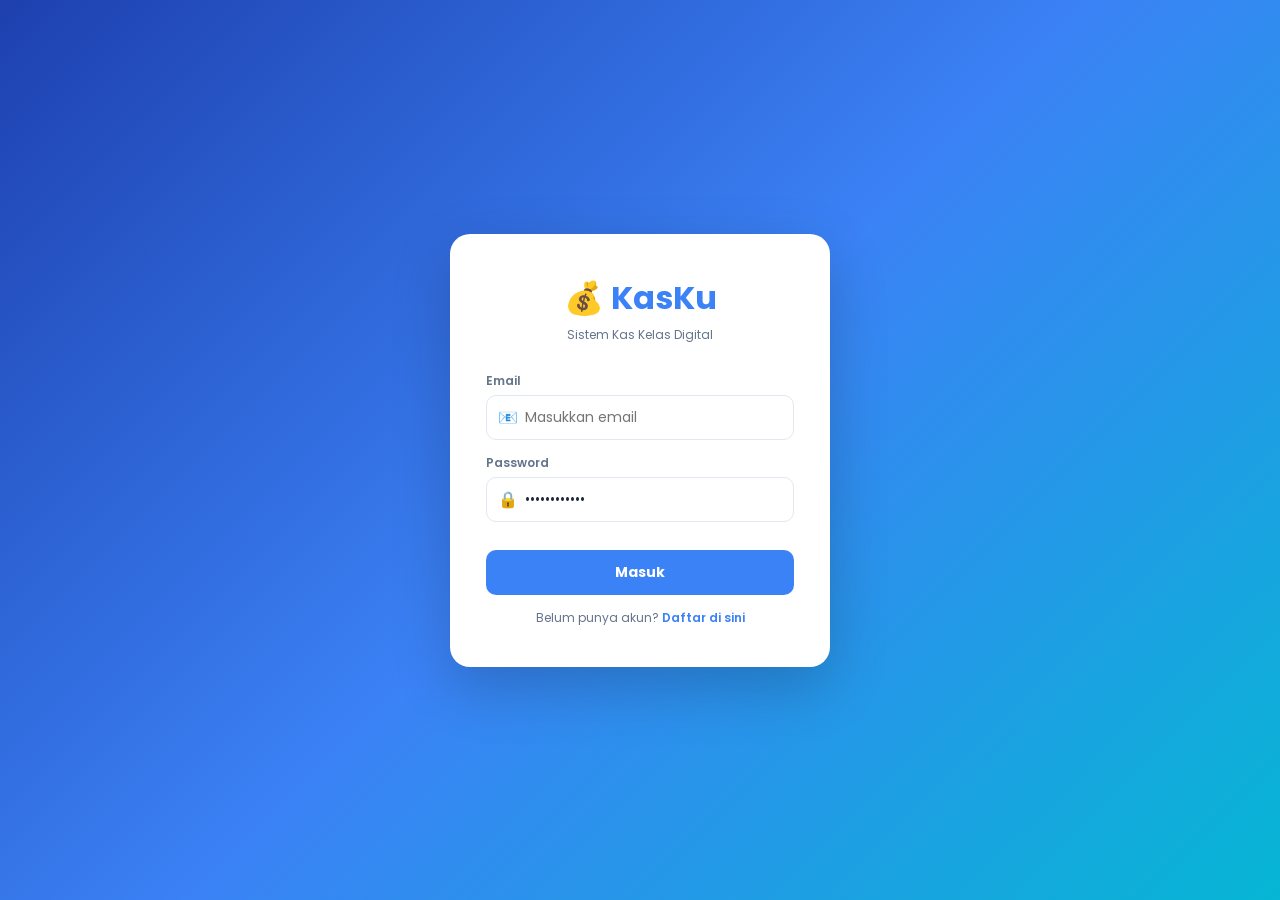
<file: LogRegis/index.html>
<!DOCTYPE html>
<html lang="id">
<head>
  <meta charset="UTF-8">
  <meta name="viewport" content="width=device-width, initial-scale=1.0">
  <title>KasKu - Login</title>
  <link href="https://fonts.googleapis.com/css2?family=Poppins:wght@400;500;600;700&display=swap" rel="stylesheet">
  <link rel="stylesheet" href="../css/style.css">
</head>
<body>
  <div class="login-wrap">
    <div class="login-card">
      <div class="login-logo">
        <h1>💰 KasKu</h1>
        <p>Sistem Kas Kelas Digital</p>
      </div>

      <div id="view-login">
        <div id="form-login-dinamis">
          
          <div class="form-group">
            <label>Email</label>
            <div class="login-input-wrap icon">
              <span class="login-icon">📧</span>
              <input type="email" id="reg-email" placeholder="Masukkan email">
            </div>
          </div>

          <div class="form-group" style="margin-bottom:6px">
            <label>Password</label>
            <div class="login-input-wrap icon">
              <span class="login-icon">🔒</span>
              <input type="password" id="inp-pass" placeholder="Masukkan password" value="bendahara123">
            </div>
          </div>
          
          <div class="login-error" id="login-error"></div>
          <button class="btn-login" onclick="prosesLogin()">Masuk</button>
          
          <div style="text-align:center; margin-top: 14px; font-size: 12px; color: var(--abu-tua);">
            Belum punya akun? <span style="font-weight: 600; color: var(--biru); cursor:pointer;" onclick="toggleAuth('register')">Daftar di sini</span>
          </div>
  
        </div>
      </div>

      <div id="view-register" style="display:none;">
        <div class="login-judul">Daftar Akun Baru</div>
        <div class="login-sub">Buat akun untuk mengelola kas kelas</div>
        
        <div class="form-group">
          <label>Nama Lengkap</label>
          <div class="login-input-wrap icon">
            <span class="login-icon">📝</span>
            <input type="text" id="reg-nama" placeholder="Masukkan nama lengkap">
          </div>
        </div>
        <div class="form-group">
          <label>Email</label>
          <div class="login-input-wrap icon">
            <span class="login-icon">📧</span>
            <input type="email" id="reg-email" placeholder="Masukkan email">
          </div>
        </div>
        <div class="form-group">
          <label>Password</label>
          <div class="login-input-wrap icon">
            <span class="login-icon">🔒</span>
            <input type="password" id="reg-pass" placeholder="Buat password">
          </div>
        </div>
        
        <div class="login-error" id="register-error"></div>
        <button class="btn-login" onclick="prosesRegister()">Daftar & Masuk</button>
        
        <div style="text-align:center; margin-top: 14px; font-size: 12px; color: var(--abu-tua);">
          Sudah punya akun? <span style="font-weight: 600; color: var(--biru); cursor:pointer;" onclick="toggleAuth('login')">Masuk di sini</span>
        </div>
      </div>
    </div>
  </div>
  <script src="auth.js"></script>
</body>
</html>
</file>
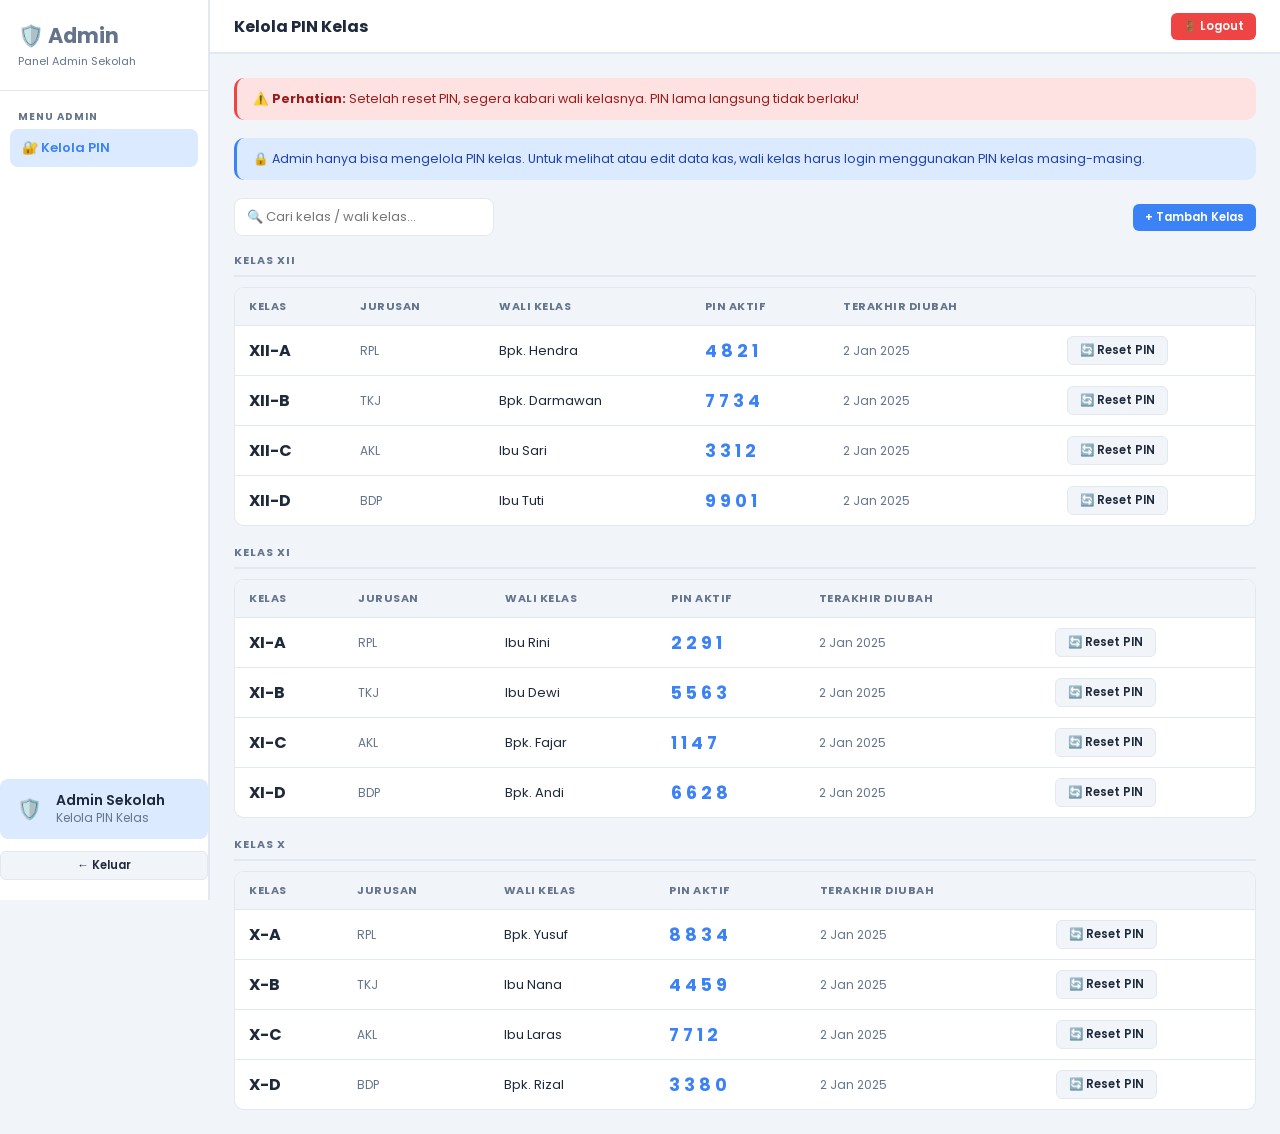
<file: admin.html>
<!DOCTYPE html>
<html lang="id">
<head>
  <meta charset="UTF-8">
  <meta name="viewport" content="width=device-width, initial-scale=1.0">
  <title>KasKu - Dashboard Admin</title>
  <link href="https://fonts.googleapis.com/css2?family=Poppins:wght@400;500;600;700&display=swap" rel="stylesheet">
  <link rel="stylesheet" href="css/style.css">
</head>
<body>
  <div class="layout">
    <nav class="sidebar" style="display: flex; flex-direction: column; justify-content: space-between;">
      <div>
        <div class="logo-sidebar">
          <h2 style="color:var(--abu-tua)">🛡️ Admin</h2>
          <p>Panel Admin Sekolah</p>
        </div>
        <div class="nav-group">
          <div class="nav-label">Menu Admin</div>
          <button class="nav-btn aktif" onclick="tampilAdmin('adm-pin', this)">🔐 Kelola PIN</button>
        </div>
      </div>

      <div class="sidebar-footer" style="margin-top: auto;">
        <div class="user-info" style="background:var(--biru-muda); margin-bottom: 12px; display: flex; align-items: center; gap: 10px; padding: 12px; border-radius: 8px;">
          <div class="user-avatar" style="background:transparent; font-size: 20px;">🛡️</div>
          <div>
            <div class="user-nama" style="font-weight: 600; font-size: 14px;">Admin Sekolah</div>
            <div class="user-role" style="font-size: 12px; color: var(--abu-tua);">Kelola PIN Kelas</div>
          </div>
        </div>
        <button class="btn btn-abu btn-sm" style="width:100%; text-align: center; font-weight: 600;" onclick="window.location.href='index.html'">
          ← Keluar
        </button>
      </div>
    </nav>

    <div class="konten-utama">
      <div class="topbar">
        <h3 id="judul-admin">Kelola PIN Kelas</h3>
        <div class="topbar-kanan">
          <button class="btn btn-merah btn-sm" onclick="window.location.href='index.html'">🚪 Logout</button>
        </div>
      </div>

      <div id="adm-pin" class="isi">
        <div class="info-box info-merah" style="margin-bottom:18px">
          ⚠️ <strong>Perhatian:</strong> Setelah reset PIN, segera kabari wali kelasnya. PIN lama langsung tidak berlaku!
        </div>
        <div class="info-box info-biru" style="margin-bottom:18px">
          🔒 Admin hanya bisa mengelola PIN kelas. Untuk melihat atau edit data kas, wali kelas harus login menggunakan PIN kelas masing-masing.
        </div>

        <div style="display:flex;gap:8px;margin-bottom:16px;align-items:center">
          <input type="text" placeholder="🔍 Cari kelas / wali kelas..." style="padding:8px 12px;border:1px solid var(--border);border-radius:8px;font-family:'Poppins',sans-serif;font-size:13px;outline:none;width:260px">
          <div style="margin-left:auto">
            <button class="btn btn-biru btn-sm">+ Tambah Kelas</button>
          </div>
        </div>

        <p style="font-size:11px;font-weight:700;text-transform:uppercase;letter-spacing:1px;color:var(--abu-tua);margin-bottom:10px;padding-bottom:6px;border-bottom:2px solid var(--border)">Kelas XII</p>
        <div class="tabel-wrap" style="margin-bottom:18px">
          <table>
            <thead><tr><th>Kelas</th><th>Jurusan</th><th>Wali Kelas</th><th>PIN Aktif</th><th>Terakhir Diubah</th><th></th></tr></thead>
            <tbody>
              <tr>
                <td style="font-weight:700;font-size:1rem">XII-A</td>
                <td style="color:var(--abu-tua);font-size:12px">RPL</td>
                <td>Bpk. Hendra</td>
                <td><span style="font-size:1.1rem;font-weight:700;color:var(--biru);letter-spacing:4px">4821</span></td>
                <td style="color:var(--abu-tua);font-size:12px">2 Jan 2025</td>
                <td><button class="btn btn-abu btn-sm" onclick="resetPin(this)">🔄 Reset PIN</button></td>
              </tr>
              <tr>
                <td style="font-weight:700;font-size:1rem">XII-B</td>
                <td style="color:var(--abu-tua);font-size:12px">TKJ</td>
                <td>Bpk. Darmawan</td>
                <td><span style="font-size:1.1rem;font-weight:700;color:var(--biru);letter-spacing:4px">7734</span></td>
                <td style="color:var(--abu-tua);font-size:12px">2 Jan 2025</td>
                <td><button class="btn btn-abu btn-sm" onclick="resetPin(this)">🔄 Reset PIN</button></td>
              </tr>
              <tr>
                <td style="font-weight:700;font-size:1rem">XII-C</td>
                <td style="color:var(--abu-tua);font-size:12px">AKL</td>
                <td>Ibu Sari</td>
                <td><span style="font-size:1.1rem;font-weight:700;color:var(--biru);letter-spacing:4px">3312</span></td>
                <td style="color:var(--abu-tua);font-size:12px">2 Jan 2025</td>
                <td><button class="btn btn-abu btn-sm" onclick="resetPin(this)">🔄 Reset PIN</button></td>
              </tr>
              <tr>
                <td style="font-weight:700;font-size:1rem">XII-D</td>
                <td style="color:var(--abu-tua);font-size:12px">BDP</td>
                <td>Ibu Tuti</td>
                <td><span style="font-size:1.1rem;font-weight:700;color:var(--biru);letter-spacing:4px">9901</span></td>
                <td style="color:var(--abu-tua);font-size:12px">2 Jan 2025</td>
                <td><button class="btn btn-abu btn-sm" onclick="resetPin(this)">🔄 Reset PIN</button></td>
              </tr>
            </tbody>
          </table>
        </div>

        <p style="font-size:11px;font-weight:700;text-transform:uppercase;letter-spacing:1px;color:var(--abu-tua);margin-bottom:10px;padding-bottom:6px;border-bottom:2px solid var(--border)">Kelas XI</p>
        <div class="tabel-wrap" style="margin-bottom:18px">
          <table>
            <thead><tr><th>Kelas</th><th>Jurusan</th><th>Wali Kelas</th><th>PIN Aktif</th><th>Terakhir Diubah</th><th></th></tr></thead>
            <tbody>
              <tr>
                <td style="font-weight:700;font-size:1rem">XI-A</td>
                <td style="color:var(--abu-tua);font-size:12px">RPL</td>
                <td>Ibu Rini</td>
                <td><span style="font-size:1.1rem;font-weight:700;color:var(--biru);letter-spacing:4px">2291</span></td>
                <td style="color:var(--abu-tua);font-size:12px">2 Jan 2025</td>
                <td><button class="btn btn-abu btn-sm" onclick="resetPin(this)">🔄 Reset PIN</button></td>
              </tr>
              <tr>
                <td style="font-weight:700;font-size:1rem">XI-B</td>
                <td style="color:var(--abu-tua);font-size:12px">TKJ</td>
                <td>Ibu Dewi</td>
                <td><span style="font-size:1.1rem;font-weight:700;color:var(--biru);letter-spacing:4px">5563</span></td>
                <td style="color:var(--abu-tua);font-size:12px">2 Jan 2025</td>
                <td><button class="btn btn-abu btn-sm" onclick="resetPin(this)">🔄 Reset PIN</button></td>
              </tr>
              <tr>
                <td style="font-weight:700;font-size:1rem">XI-C</td>
                <td style="color:var(--abu-tua);font-size:12px">AKL</td>
                <td>Bpk. Fajar</td>
                <td><span style="font-size:1.1rem;font-weight:700;color:var(--biru);letter-spacing:4px">1147</span></td>
                <td style="color:var(--abu-tua);font-size:12px">2 Jan 2025</td>
                <td><button class="btn btn-abu btn-sm" onclick="resetPin(this)">🔄 Reset PIN</button></td>
              </tr>
              <tr>
                <td style="font-weight:700;font-size:1rem">XI-D</td>
                <td style="color:var(--abu-tua);font-size:12px">BDP</td>
                <td>Bpk. Andi</td>
                <td><span style="font-size:1.1rem;font-weight:700;color:var(--biru);letter-spacing:4px">6628</span></td>
                <td style="color:var(--abu-tua);font-size:12px">2 Jan 2025</td>
                <td><button class="btn btn-abu btn-sm" onclick="resetPin(this)">🔄 Reset PIN</button></td>
              </tr>
            </tbody>
          </table>
        </div>

        <p style="font-size:11px;font-weight:700;text-transform:uppercase;letter-spacing:1px;color:var(--abu-tua);margin-bottom:10px;padding-bottom:6px;border-bottom:2px solid var(--border)">Kelas X</p>
        <div class="tabel-wrap">
          <table>
            <thead><tr><th>Kelas</th><th>Jurusan</th><th>Wali Kelas</th><th>PIN Aktif</th><th>Terakhir Diubah</th><th></th></tr></thead>
            <tbody>
              <tr>
                <td style="font-weight:700;font-size:1rem">X-A</td>
                <td style="color:var(--abu-tua);font-size:12px">RPL</td>
                <td>Bpk. Yusuf</td>
                <td><span style="font-size:1.1rem;font-weight:700;color:var(--biru);letter-spacing:4px">8834</span></td>
                <td style="color:var(--abu-tua);font-size:12px">2 Jan 2025</td>
                <td><button class="btn btn-abu btn-sm" onclick="resetPin(this)">🔄 Reset PIN</button></td>
              </tr>
              <tr>
                <td style="font-weight:700;font-size:1rem">X-B</td>
                <td style="color:var(--abu-tua);font-size:12px">TKJ</td>
                <td>Ibu Nana</td>
                <td><span style="font-size:1.1rem;font-weight:700;color:var(--biru);letter-spacing:4px">4459</span></td>
                <td style="color:var(--abu-tua);font-size:12px">2 Jan 2025</td>
                <td><button class="btn btn-abu btn-sm" onclick="resetPin(this)">🔄 Reset PIN</button></td>
              </tr>
              <tr>
                <td style="font-weight:700;font-size:1rem">X-C</td>
                <td style="color:var(--abu-tua);font-size:12px">AKL</td>
                <td>Ibu Laras</td>
                <td><span style="font-size:1.1rem;font-weight:700;color:var(--biru);letter-spacing:4px">7712</span></td>
                <td style="color:var(--abu-tua);font-size:12px">2 Jan 2025</td>
                <td><button class="btn btn-abu btn-sm" onclick="resetPin(this)">🔄 Reset PIN</button></td>
              </tr>
              <tr>
                <td style="font-weight:700;font-size:1rem">X-D</td>
                <td style="color:var(--abu-tua);font-size:12px">BDP</td>
                <td>Bpk. Rizal</td>
                <td><span style="font-size:1.1rem;font-weight:700;color:var(--biru);letter-spacing:4px">3380</span></td>
                <td style="color:var(--abu-tua);font-size:12px">2 Jan 2025</td>
                <td><button class="btn btn-abu btn-sm" onclick="resetPin(this)">🔄 Reset PIN</button></td>
              </tr>
            </tbody>
          </table>
        </div>
      </div>
    </div>
  </div>

  <script src="js/admin.js"></script>
</body>
</html>
</file>
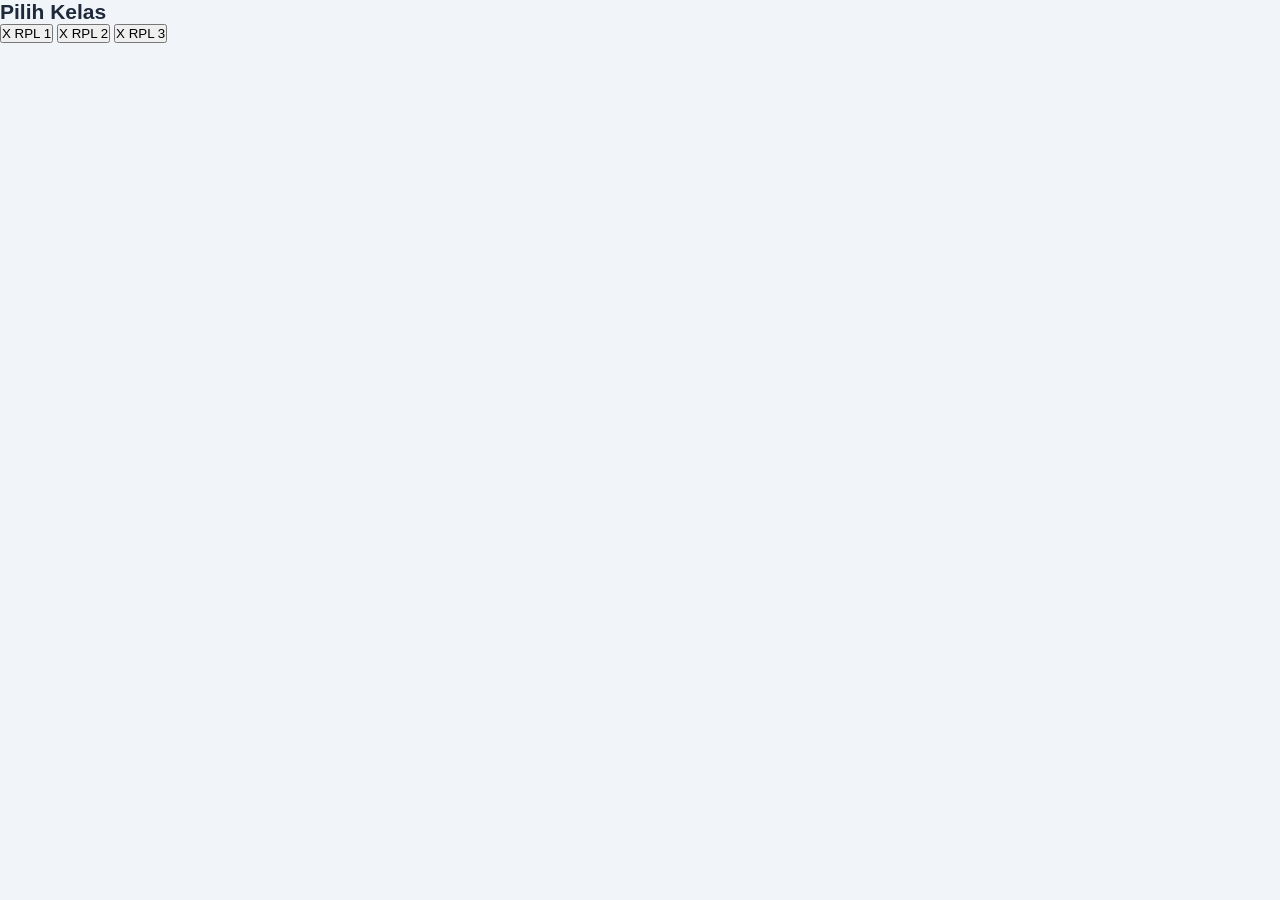
<file: pilih_kelas.html>
<!DOCTYPE html>
<html lang="id">
<head>
  <meta charset="UTF-8">
  <title>Pilih Kelas</title>
  <link rel="stylesheet" href="css/style.css">
</head>
<body>

<h2>Pilih Kelas</h2>

<!-- LIST KELAS -->
<div class="kelas-list">

  <button onclick="bukaPin(1, 'RPL 1')">X RPL 1</button>
  <button onclick="bukaPin(2, 'RPL 2')">X RPL 2</button>
  <button onclick="bukaPin(3, 'RPL 3')">X RPL 3</button>

</div>

<!-- MODAL PIN -->
<div id="modal-pin" class="modal-bg">

  <div class="modal-content">
    
    <h3 id="pin-judul">Masuk Kelas</h3>

    <!-- DOT PIN -->
    <div class="pin-dots">
      <span id="d1" class="pin-dot"></span>
      <span id="d2" class="pin-dot"></span>></span>
      <span id="d3" class="pin-dot"></span>></span>
      <span id="d4" class="pin-dot"></span>></span>
    </div>

    <!-- ERROR -->
    <div id="pin-error" style="color:red; margin-top:10px;"></div>

    <!-- KEYPAD -->
    <div class="numpad">
      <button class="numpad-btn" onclick="pinAngka(1)">1</button>
      <button class="numpad-btn" onclick="pinAngka(2)">2</button>
      <button class="numpad-btn" onclick="pinAngka(3)">3</button>

      <button class="numpad-btn" onclick="pinAngka(4)">4</button>
      <button class="numpad-btn" onclick="pinAngka(5)">5</button>
      <button class="numpad-btn" onclick="pinAngka(6)">6</button>

      <button class="numpad-btn" onclick="pinAngka(7)">7</button>
      <button class="numpad-btn" onclick="pinAngka(8)">8</button>
      <button class="numpad-btn" onclick="pinAngka(9)">9</button>

      <button class="numpad-btn" onclick="tutupPin()">❌</button>
      <button class="numpad-btn" onclick="pinAngka(0)">0</button>
      <button class="numpad-btn" onclick="pinHapus()">⌫</button>
    </div>

  </div>

</div>

<script src="pin.js"></script>

</body>
</html>
</file>
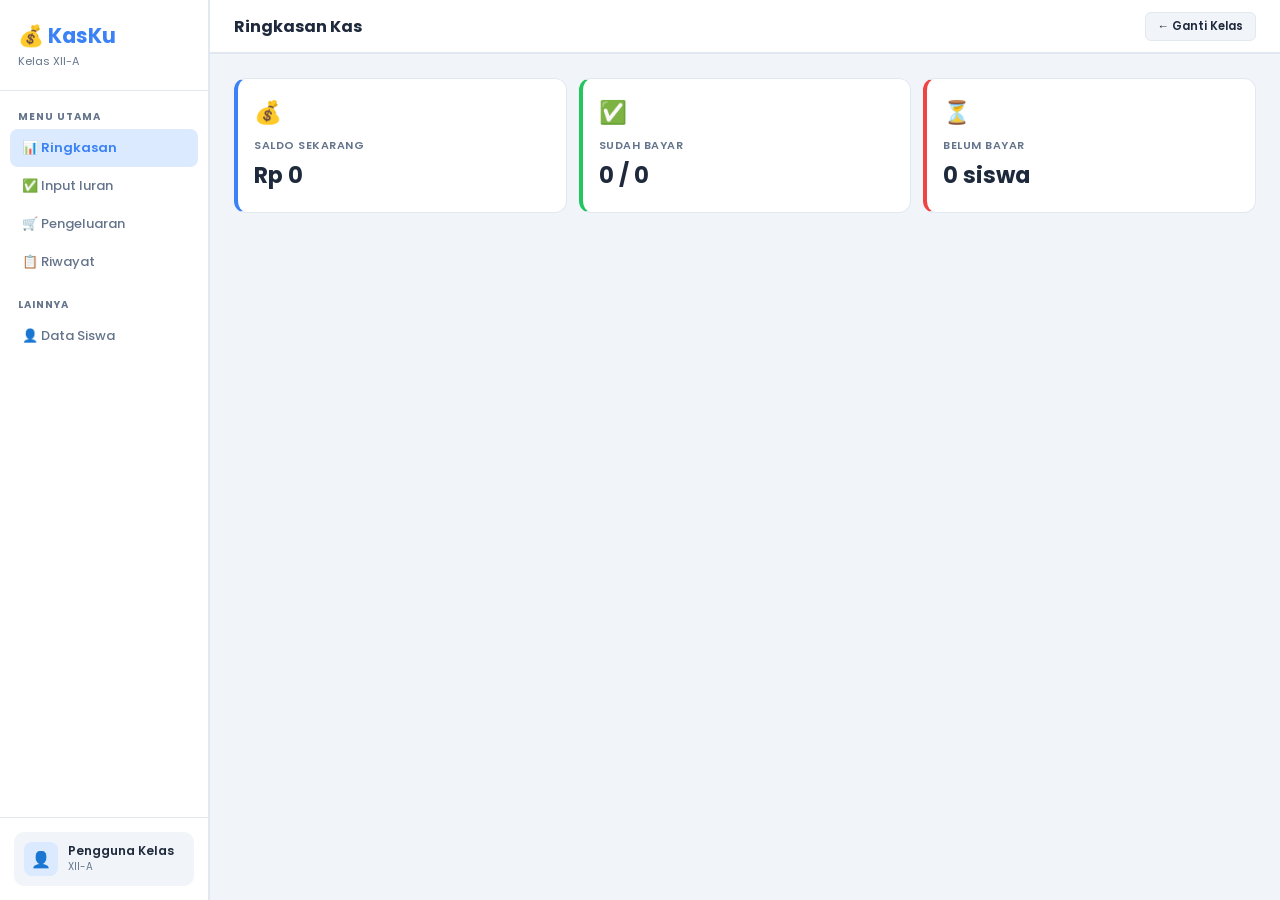
<file: Kelas/dashboard.html>
<!DOCTYPE html>
<html lang="id">
<head>
  <meta charset="UTF-8">
  <meta name="viewport" content="width=device-width, initial-scale=1.0">
  <title>KasKu - Dashboard Kelas</title>
  <link href="https://fonts.googleapis.com/css2?family=Poppins:wght@400;500;600;700&display=swap" rel="stylesheet">
  <link rel="stylesheet" href="../css/style.css">
</head>
<body>
  <div class="layout">
    <nav class="sidebar">
      <div class="logo-sidebar">
        <h2>💰 KasKu</h2>
        <p id="label-kelas-sidebar">Kelas XII-A</p>
      </div>

      <div class="nav-group">
        <div class="nav-label">Menu Utama</div>
        <button class="nav-btn aktif" onclick="tampilSub('sub-ringkasan', this)">📊 Ringkasan</button>
        <button class="nav-btn" onclick="tampilSub('sub-iuran', this)">✅ Input Iuran</button>
        <button class="nav-btn" onclick="tampilSub('sub-pengeluaran', this)">🛒 Pengeluaran</button>
        <button class="nav-btn" onclick="tampilSub('sub-riwayat', this)">📋 Riwayat</button>
      </div>

      <div class="nav-group">
        <div class="nav-label">Lainnya</div>
        <button class="nav-btn" onclick="tampilSub('sub-siswa', this)">👤 Data Siswa</button>
      </div>

      <div class="sidebar-bawah">
        <div class="user-info">
          <div class="user-avatar">👤</div>
          <div>
            <div class="user-nama" id="nama-user-sidebar">Pengguna Kelas</div>
            <div class="user-role" id="role-sidebar">XII-A</div>
          </div>
        </div>
      </div>
    </nav>

    <div class="konten-utama">
      <div class="topbar">
        <h3 id="judul-topbar">Ringkasan Kas</h3>
        <div class="topbar-kanan">
          <button class="btn btn-abu btn-sm" onclick="window.location.href='pilih_kelas.html'">← Ganti Kelas</button>
        </div>
      </div>

      <!-- ================= RINGKASAN ================= -->
      <div id="sub-ringkasan" class="isi">
        <div class="baris-stat">
          <div class="stat-kartu biru">
            <div class="stat-ikon">💰</div>
            <div class="stat-label">Saldo Sekarang</div>
            <div class="stat-nilai" id="saldo">Rp 0</div>
          </div>

          <div class="stat-kartu hijau">
            <div class="stat-ikon">✅</div>
            <div class="stat-label">Sudah Bayar</div>
            <div class="stat-nilai" id="sudah">0 / 0</div>
          </div>

          <div class="stat-kartu merah">
            <div class="stat-ikon">⏳</div>
            <div class="stat-label">Belum Bayar</div>
            <div class="stat-nilai" id="belum">0 siswa</div>
          </div>
        </div>
      </div>

      <!-- ================= IURAN ================= -->
      <div id="sub-iuran" class="isi" style="display:none">
        <div class="tabel-wrap">
          <table class="checklist-tabel">
            <thead>
              <tr>
                <th>#</th>
                <th>Nama Siswa</th>
                <th>Total</th>
                <th>Aksi</th>
              </tr>
            </thead>
            <tbody id="tabel-siswa"></tbody>
          </table>
        </div>
      </div>

      <!-- ================= PENGELUARAN ================= -->
      <div id="sub-pengeluaran" class="isi" style="display:none">
        <div class="kartu">
          <h4>📝 Catat Pengeluaran</h4>

          <input type="text" id="desk" placeholder="Nama pengeluaran">
          <input type="number" id="nominal" placeholder="Jumlah">

          <button onclick="tambahPengeluaran()">Simpan</button>
        </div>

        <div class="tabel-wrap">
          <table>
            <thead>
              <tr>
                <th>Tanggal</th>
                <th>Keterangan</th>
                <th>Jumlah</th>
              </tr>
            </thead>
            <tbody id="tabel-pengeluaran"></tbody>
          </table>
        </div>
      </div>

      <!-- ================= RIWAYAT ================= -->
      <div id="sub-riwayat" class="isi" style="display:none">
        <div class="tabel-wrap">
          <table>
            <thead>
              <tr>
                <th>Tanggal</th>
                <th>Jenis</th>
                <th>Nominal</th>
              </tr>
            </thead>
            <tbody id="tabel-riwayat"></tbody>
          </table>
        </div>
      </div>

      <!-- ================= DATA SISWA ================= -->
      <div id="sub-siswa" class="isi" style="display:none">
        <div class="tabel-wrap">
          <table>
            <thead>
              <tr>
                <th>#</th>
                <th>Nama</th>
                <th>Total Bayar</th>
              </tr>
            </thead>
            <tbody id="tabel-siswa-data"></tbody>
          </table>
        </div>
      </div>

    </div>
  </div>

  <script src="dashboard.js"></script>
</body>
</html>
</file>
<file: css/style.css>
* { box-sizing: border-box; margin: 0; padding: 0; }

  :root {
    --biru: #3b82f6;
    --biru-muda: #dbeafe;
    --hijau: #22c55e;
    --hijau-muda: #dcfce7;
    --merah: #ef4444;
    --merah-muda: #fee2e2;
    --kuning: #f59e0b;
    --kuning-muda: #fef3c7;
    --abu: #f1f5f9;
    --abu-tua: #64748b;
    --teks: #1e293b;
    --putih: #ffffff;
    --border: #e2e8f0;
  }

  body {
    font-family: 'Poppins', sans-serif;
    background: var(--abu);
    color: var(--teks);
    font-size: 14px;
    min-height: 100vh;
  }

  .halaman { display: none; min-height: 100vh; }
  .halaman.aktif { display: block; }
  .layout { display: flex; min-height: 100vh; }

  /* SIDEBAR */
  .sidebar {
    width: 210px;
    background: var(--putih);
    border-right: 2px solid var(--border);
    padding: 20px 0;
    position: fixed;
    top: 0; left: 0; bottom: 0;
    z-index: 50;
  }
  .logo-sidebar { padding: 0 18px 20px; border-bottom: 1px solid var(--border); margin-bottom: 10px; }
  .logo-sidebar h2 { font-size: 1.3rem; font-weight: 700; color: var(--biru); }
  .logo-sidebar p { font-size: 11px; color: var(--abu-tua); margin-top: 2px; }
  .nav-group { padding: 0 10px; margin-bottom: 8px; }
  .nav-label { font-size: 10px; font-weight: 700; text-transform: uppercase; letter-spacing: 1px; color: var(--abu-tua); padding: 8px 8px 4px; }
  .nav-btn {
    display: flex; align-items: center; gap: 8px; width: 100%;
    padding: 9px 12px; border: none; background: none; border-radius: 8px;
    font-family: 'Poppins', sans-serif; font-size: 13px; font-weight: 500;
    color: var(--abu-tua); cursor: pointer; text-align: left; transition: all 0.15s;
  }
  .nav-btn:hover { background: var(--abu); color: var(--teks); }
  .nav-btn.aktif { background: var(--biru-muda); color: var(--biru); font-weight: 600; }
  .sidebar-bawah { position: absolute; bottom: 0; left: 0; right: 0; padding: 14px; border-top: 1px solid var(--border); }
  .user-info { display: flex; align-items: center; gap: 10px; padding: 10px; background: var(--abu); border-radius: 10px; }
  .user-avatar { width: 34px; height: 34px; border-radius: 8px; background: var(--biru-muda); display: flex; align-items: center; justify-content: center; font-size: 16px; flex-shrink: 0; }
  .user-nama { font-size: 12px; font-weight: 600; line-height: 1.3; }
  .user-role { font-size: 10px; color: var(--abu-tua); }

  .konten-utama { margin-left: 210px; flex: 1; }
  .topbar {
    background: var(--putih); border-bottom: 2px solid var(--border);
    padding: 0 24px; height: 54px; display: flex; align-items: center;
    justify-content: space-between; position: sticky; top: 0; z-index: 40;
  }
  .topbar h3 { font-size: 1rem; font-weight: 700; }
  .topbar-kanan { display: flex; gap: 8px; }
  .isi { padding: 24px; }

  /* TOMBOL */
  .btn { font-family: 'Poppins', sans-serif; font-size: 13px; font-weight: 600; padding: 8px 16px; border-radius: 8px; cursor: pointer; border: none; transition: all 0.15s; }
  .btn:hover { opacity: 0.88; transform: translateY(-1px); }
  .btn-biru { background: var(--biru); color: white; }
  .btn-hijau { background: var(--hijau); color: white; }
  .btn-merah { background: var(--merah); color: white; }
  .btn-abu { background: var(--abu); color: var(--teks); border: 1px solid var(--border); }
  .btn-sm { font-size: 11.5px; padding: 5px 12px; border-radius: 6px; }

  /* KARTU */
  .kartu { background: var(--putih); border: 1px solid var(--border); border-radius: 12px; padding: 20px; }
  .kartu h4 { font-size: 14px; font-weight: 700; margin-bottom: 14px; }

  /* STAT */
  .baris-stat { display: grid; grid-template-columns: repeat(3,1fr); gap: 12px; margin-bottom: 20px; }
  .stat-kartu { background: var(--putih); border: 1px solid var(--border); border-radius: 12px; padding: 16px; border-left: 4px solid transparent; }
  .stat-kartu.biru { border-left-color: var(--biru); }
  .stat-kartu.hijau { border-left-color: var(--hijau); }
  .stat-kartu.merah { border-left-color: var(--merah); }
  .stat-ikon { font-size: 1.4rem; margin-bottom: 8px; }
  .stat-label { font-size: 11px; font-weight: 600; color: var(--abu-tua); text-transform: uppercase; letter-spacing: 0.5px; }
  .stat-nilai { font-size: 1.4rem; font-weight: 700; margin: 4px 0; }
  .stat-catatan { font-size: 11px; font-weight: 600; }
  .naik { color: var(--hijau); }
  .turun { color: var(--merah); }

  /* TABEL */
  .tabel-wrap { border: 1px solid var(--border); border-radius: 10px; overflow: hidden; }
  table { width: 100%; border-collapse: collapse; background: var(--putih); }
  thead th { background: var(--abu); font-size: 11px; font-weight: 700; text-transform: uppercase; letter-spacing: 0.5px; color: var(--abu-tua); padding: 10px 14px; text-align: left; border-bottom: 1px solid var(--border); }
  tbody tr { border-bottom: 1px solid var(--border); transition: background 0.1s; }
  tbody tr:last-child { border-bottom: none; }
  tbody tr:hover { background: var(--abu); }
  tbody td { padding: 10px 14px; font-size: 13px; }

  /* BADGE */
  .badge { display: inline-block; font-size: 11px; font-weight: 600; padding: 3px 10px; border-radius: 20px; }
  .badge-hijau { background: var(--hijau-muda); color: #15803d; }
  .badge-merah { background: var(--merah-muda); color: #b91c1c; }
  .badge-kuning { background: var(--kuning-muda); color: #92400e; }
  .badge-biru { background: var(--biru-muda); color: #1d4ed8; }
  .badge-abu { background: var(--abu); color: var(--abu-tua); }

  /* FORM */
  .form-group { margin-bottom: 14px; }
  .form-group label { display: block; font-size: 12px; font-weight: 600; margin-bottom: 5px; color: var(--abu-tua); }
  .form-group input, .form-group select, .form-group textarea {
    width: 100%; padding: 9px 12px; border: 1px solid var(--border); border-radius: 8px;
    font-family: 'Poppins', sans-serif; font-size: 13px; color: var(--teks);
    outline: none; background: var(--putih); transition: border-color 0.15s;
  }
  .form-group input:focus, .form-group select:focus, .form-group textarea:focus { border-color: var(--biru); }
  .form-group textarea { resize: vertical; min-height: 70px; }
  .kolom-2 { display: grid; grid-template-columns: 1fr 1fr; gap: 12px; }
  .kolom-3 { display: grid; grid-template-columns: 1fr 1fr 1fr; gap: 12px; }
  .form-aksi { display: flex; gap: 8px; justify-content: flex-end; margin-top: 16px; padding-top: 14px; border-top: 1px solid var(--border); }

  /* PROGRESS */
  .progress-bar { background: var(--abu); border-radius: 100px; height: 8px; overflow: hidden; margin-top: 6px; }
  .progress-isi { height: 100%; background: var(--biru); border-radius: 100px; transition: width 0.3s; }

  /* CHECKLIST */
  .progress-minggu { background: var(--putih); border: 1px solid var(--border); border-radius: 10px; padding: 14px 16px; margin-bottom: 14px; display: flex; align-items: center; gap: 14px; }
  .progress-minggu .label { font-size: 12px; font-weight: 600; color: var(--abu-tua); white-space: nowrap; }
  .progress-minggu .angka { font-size: 13px; font-weight: 700; color: var(--hijau); white-space: nowrap; }
  .checklist-tabel thead th.hari { text-align: center; width: 72px; }
  .checklist-tabel tbody td.hari { text-align: center; padding: 8px 4px; }
  .cek-btn { width: 34px; height: 34px; border-radius: 8px; border: 2px solid var(--border); background: var(--abu); cursor: pointer; display: inline-flex; align-items: center; justify-content: center; font-size: 13px; font-weight: 700; transition: all 0.15s; }
  .cek-btn:hover { border-color: var(--biru); }
  .cek-btn.lunas { background: var(--hijau); border-color: var(--hijau); color: white; }
  .keterangan-cek { display: flex; gap: 14px; margin-bottom: 12px; font-size: 12px; flex-wrap: wrap; }
  .ket-item { display: flex; align-items: center; gap: 5px; color: var(--abu-tua); }
  .ket-kotak { width: 14px; height: 14px; border-radius: 4px; }
  .nama-siswa { font-weight: 600; }
  .no-absen { font-size: 11px; color: var(--abu-tua); font-weight: 600; }

  /* TRANSAKSI */
  .trx-item { display: flex; align-items: center; gap: 10px; padding: 10px 0; border-bottom: 1px solid var(--border); }
  .trx-item:last-child { border-bottom: none; }
  .trx-ikon { width: 32px; height: 32px; border-radius: 8px; display: flex; align-items: center; justify-content: center; font-size: 14px; flex-shrink: 0; }
  .trx-info { flex: 1; }
  .trx-nama { font-size: 13px; font-weight: 600; }
  .trx-tgl { font-size: 11px; color: var(--abu-tua); }
  .trx-nominal { font-size: 13px; font-weight: 700; }

  /* LAYOUT BARIS */
  .baris { display: flex; gap: 16px; margin-bottom: 16px; }
  .kol-6 { flex: 6; min-width: 0; }
  .kol-7 { flex: 7; min-width: 0; }
  .kol-5 { flex: 5; min-width: 0; }

  /* NAV MINGGU */
  .nav-minggu { display: flex; align-items: center; gap: 8px; margin-bottom: 14px; }
  .nav-minggu-btn { width: 30px; height: 30px; border-radius: 6px; border: 1px solid var(--border); background: var(--putih); cursor: pointer; font-size: 14px; display: flex; align-items: center; justify-content: center; transition: all 0.12s; }
  .nav-minggu-btn:hover { background: var(--biru-muda); border-color: var(--biru); }
  .nav-minggu span { font-size: 13px; font-weight: 600; }

  /* INFO BOX */
  .info-box { padding: 12px 16px; border-radius: 10px; font-size: 12.5px; margin-bottom: 14px; }
  .info-biru { background: var(--biru-muda); border-left: 3px solid var(--biru); color: #1e40af; }
  .info-kuning { background: var(--kuning-muda); border-left: 3px solid var(--kuning); color: #78350f; }
  .info-merah { background: var(--merah-muda); border-left: 3px solid var(--merah); color: #991b1b; }

  /* ADMIN */
  .grid-2 { display: grid; grid-template-columns: 1fr 1fr; gap: 12px; margin-bottom: 16px; }
  .kartu-kelas-admin { display: flex; align-items: center; gap: 12px; cursor: pointer; padding: 16px; border: 1px solid var(--border); border-radius: 12px; background: var(--putih); transition: all 0.15s; }
  .kartu-kelas-admin:hover { border-color: var(--biru); box-shadow: 0 2px 12px rgba(59,130,246,0.1); }
  .badge-kelas { width: 44px; height: 44px; border-radius: 10px; background: var(--biru-muda); display: flex; align-items: center; justify-content: center; font-size: 13px; font-weight: 700; color: var(--biru); flex-shrink: 0; }

  /* ============ HALAMAN LOGIN ============ */
  .login-wrap { min-height: 100vh; display: flex; align-items: center; justify-content: center; background: linear-gradient(135deg, #1e40af 0%, #3b82f6 50%, #06b6d4 100%); }
  .login-card { background: var(--putih); border-radius: 20px; padding: 40px 36px; width: 380px; box-shadow: 0 20px 60px rgba(0,0,0,0.2); }
  .login-logo { text-align: center; margin-bottom: 28px; }
  .login-logo h1 { font-size: 2rem; font-weight: 700; color: var(--biru); }
  .login-logo p { font-size: 12px; color: var(--abu-tua); margin-top: 4px; }
  .login-judul { font-size: 1.1rem; font-weight: 700; margin-bottom: 4px; }
  .login-sub { font-size: 12px; color: var(--abu-tua); margin-bottom: 22px; }
  .login-input-wrap { position: relative; }
  .login-input-wrap input, .login-input-wrap select { width: 100%; padding: 11px 14px; border: 1.5px solid var(--border); border-radius: 10px; font-family: 'Poppins', sans-serif; font-size: 14px; color: var(--teks); outline: none; transition: border-color 0.15s; }
  .login-input-wrap input:focus, .login-input-wrap select:focus { border-color: var(--biru); }
  .login-input-wrap select { appearance: none; background: var(--putih); }
  .login-icon { position: absolute; left: 12px; top: 50%; transform: translateY(-50%); font-size: 16px; }
  .login-input-wrap.icon input, .login-input-wrap.icon select { padding-left: 38px; }
  .login-error { font-size: 12px; color: var(--merah); font-weight: 600; min-height: 18px; margin-top: 6px; }
  .btn-login { width: 100%; padding: 12px; font-size: 14px; font-weight: 700; background: var(--biru); color: white; border: none; border-radius: 10px; font-family: 'Poppins', sans-serif; cursor: pointer; transition: all 0.15s; margin-top: 4px; }
  .btn-login:hover { background: #2563eb; transform: translateY(-1px); }
  .login-divider { text-align: center; margin: 24px 0 16px; font-size: 11px; color: var(--abu-tua); position: relative; font-weight: 600; text-transform: uppercase; letter-spacing: 1px; }
  .login-divider::before, .login-divider::after { content: ''; position: absolute; top: 50%; width: 25%; height: 1px; background: var(--border); }
  .login-divider::before { left: 0; }
  .login-divider::after { right: 0; }
  .link-btn { background: var(--abu); border: 1px solid var(--border); border-radius: 8px; color: var(--teks); font-family: 'Poppins', sans-serif; font-size: 12px; font-weight: 600; cursor: pointer; padding: 8px 12px; width: 100%; transition: all 0.15s; }
  .link-btn:hover { background: var(--biru-muda); border-color: var(--biru); color: var(--biru); }

  /* ============ MODAL PIN ============ */
  .modal-bg { position: fixed; inset: 0; background: rgba(0,0,0,0.5); z-index: 200; display: none; align-items: center; justify-content: center; }
  .modal-bg.tampil { display: flex; }
  .modal { background: var(--putih); border-radius: 16px; padding: 32px; width: 320px; box-shadow: 0 10px 40px rgba(0,0,0,0.15); text-align: center; }
  .modal-ikon { font-size: 2.5rem; margin-bottom: 10px; }
  .modal h3 { font-size: 1.1rem; font-weight: 700; margin-bottom: 4px; }
  .modal p { font-size: 12px; color: var(--abu-tua); margin-bottom: 20px; }
  .pin-dots { display: flex; justify-content: center; gap: 12px; margin-bottom: 16px; }
  .pin-dot { width: 14px; height: 14px; border-radius: 50%; border: 2px solid var(--border); background: transparent; transition: all 0.15s; }
  .pin-dot.isi { background: var(--biru); border-color: var(--biru); }
  .pin-dot.salah { background: var(--merah); border-color: var(--merah); }
  .numpad { display: grid; grid-template-columns: repeat(3,1fr); gap: 8px; margin: 8px 0; }
  .numpad-btn { font-family: 'Poppins', sans-serif; font-size: 1.2rem; font-weight: 700; padding: 12px; border-radius: 10px; border: 1px solid var(--border); background: var(--abu); cursor: pointer; transition: all 0.12s; }
  .numpad-btn:hover { background: var(--biru-muda); border-color: var(--biru); color: var(--biru); }
  .numpad-btn:active { transform: scale(0.94); }
  .numpad-btn.hapus { font-size: 0.85rem; color: var(--abu-tua); }
  .numpad-btn.nol { grid-column: 2; }
  .pin-error { font-size: 12px; color: var(--merah); font-weight: 600; min-height: 18px; margin-bottom: 8px; }

  /* ============ HALAMAN HOME ============ */
  .home-wrap { min-height: 100vh; display: flex; flex-direction: column; }
  .home-header { background: var(--biru); color: white; padding: 32px 24px; text-align: center; }
  .home-header h1 { font-size: 2rem; font-weight: 700; }
  .home-header p { font-size: 13px; margin-top: 6px; opacity: 0.85; }
  .home-body { max-width: 680px; margin: 0 auto; padding: 28px 20px 80px; width: 100%; }
  .angkatan-judul { font-size: 12px; font-weight: 700; text-transform: uppercase; letter-spacing: 1px; color: var(--abu-tua); margin: 22px 0 10px; padding-bottom: 6px; border-bottom: 2px solid var(--border); }
  .angkatan-judul:first-of-type { margin-top: 0; }
  .grid-kelas { display: grid; grid-template-columns: repeat(4,1fr); gap: 10px; margin-bottom: 6px; }
  .kartu-kelas { background: var(--putih); border: 2px solid var(--border); border-radius: 12px; padding: 16px 12px; text-align: center; cursor: pointer; transition: all 0.15s; }
  .kartu-kelas:hover { border-color: var(--biru); background: var(--biru-muda); transform: translateY(-2px); }
  .kartu-kelas .nama-kelas { font-size: 1.2rem; font-weight: 700; }
  .kartu-kelas .jurusan { font-size: 10px; color: var(--abu-tua); font-weight: 600; text-transform: uppercase; margin-top: 3px; }
  .kartu-kelas .kunci { font-size: 1rem; margin-bottom: 5px; }
</file>
